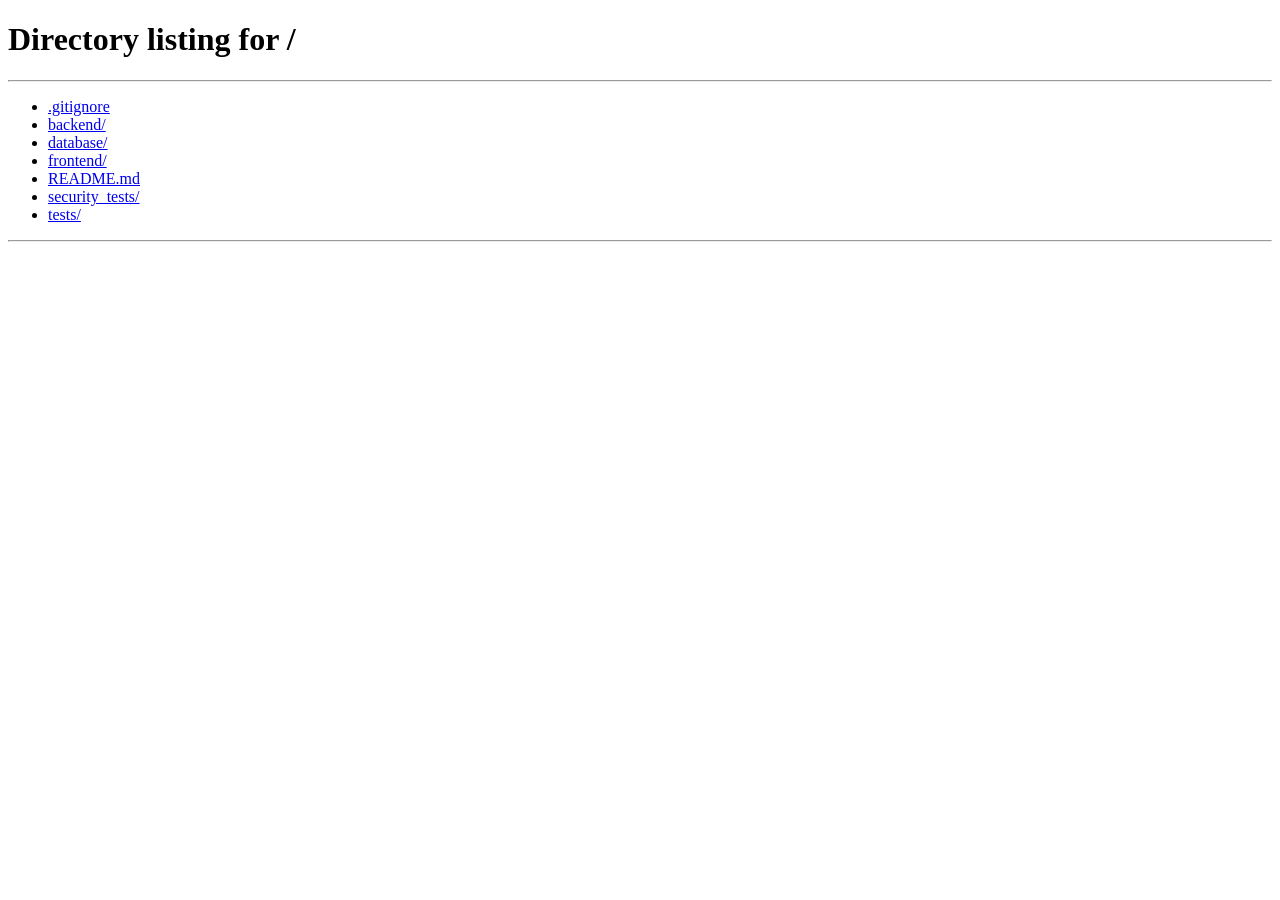
<file: frontend/index.html>
<!DOCTYPE html>
<html lang="en">

<head>

    <meta charset="UTF-8">

    <meta
        name="viewport"
        content="width=device-width, initial-scale=1.0"
    >

    <title>
        AI Agent Security Platform
    </title>

    <link
        rel="stylesheet"
        href="/frontend/style.css"
    >

    <style>

        /* =====================================================
           CHAT BUTTON
        ====================================================== */

        .chat-button {

            background: #7c3aed;

            color: white;

            border: none;

            border-radius: 8px;

            padding: 12px 18px;

            cursor: pointer;

            font-weight: 600;

            font-size: 14px;

            transition: 0.2s;

        }

        .chat-button:hover {

            background: #6d28d9;

            transform: translateY(-1px);

        }


        /* =====================================================
           HEADER RESPONSIVE
        ====================================================== */

        .header-actions {

            display: flex;

            align-items: center;

            gap: 10px;

            flex-wrap: wrap;

        }


        /* =====================================================
           CHAT INFO CARD
        ====================================================== */

        .chat-info-section {

            margin-top: 25px;

            background: #1e293b;

            border: 1px solid #334155;

            border-radius: 16px;

            padding: 25px;

        }


        .chat-info-content {

            display: flex;

            justify-content: space-between;

            align-items: center;

            gap: 20px;

            flex-wrap: wrap;

        }


        .chat-info-title {

            font-size: 22px;

            font-weight: 700;

            margin-bottom: 7px;

        }


        .chat-info-description {

            color: #94a3b8;

        }


        .open-chat-button {

            background: #7c3aed;

            color: white;

            border: none;

            border-radius: 8px;

            padding: 13px 22px;

            cursor: pointer;

            font-weight: 600;

            font-size: 15px;

        }


        .open-chat-button:hover {

            background: #6d28d9;

        }


        /* =====================================================
           ANALYTICS EXTRA
        ====================================================== */

        .analytics-section {

            margin-top: 25px;

        }


        .analytics-grid {

            display: grid;

            grid-template-columns:
                repeat(4, 1fr);

            gap: 20px;

        }


        @media (max-width: 1000px) {

            .analytics-grid {

                grid-template-columns:
                    repeat(2, 1fr);

            }

        }


        @media (max-width: 600px) {

            .analytics-grid {

                grid-template-columns:
                    1fr;

            }


            .header-actions {

                width: 100%;

                justify-content: flex-start;

            }

        }


        /* =====================================================
           REPORT BUTTON AREA
        ====================================================== */

        .report-actions {

            margin: 20px 0;

            width: 100%;

        }


        .report-button {

            display: inline-block;

            padding: 12px 22px;

            border: none;

            border-radius: 8px;

            cursor: pointer;

            font-weight: 600;

            font-size: 14px;

            margin-right: 10px;

        }


        #downloadReport {

            background: #111827;

            color: white;

        }


        #downloadPdfReport {

            background: #2563eb;

            color: white;

        }


        #downloadReport:disabled,

        #downloadPdfReport:disabled {

            opacity: 0.5;

            cursor: not-allowed;

        }


        /* =====================================================
           HIDDEN
        ====================================================== */

        .hidden {

            display: none !important;

        }

    </style>

</head>


<body>


<div class="container">


    <!-- =====================================================
         HEADER
    ====================================================== -->

    <header>

        <div>

            <h1>
                🛡 AI Agent Security Platform
            </h1>

            <p>
                Automated security testing for AI agents
            </p>

        </div>


        <div class="header-actions">


            <!-- =================================================
                 API STATUS
            ================================================== -->

            <div class="status">

                <span class="status-dot"></span>

                API Online

            </div>


            <!-- =================================================
                 USER INFORMATION
            ================================================== -->

            <div class="user-info">

                <span>

                    User:

                    <strong id="loggedUsername">
                        User
                    </strong>

                </span>


                <span>

                    Role:

                    <strong id="loggedRole">
                        User
                    </strong>

                </span>

            </div>


            <!-- =================================================
                 AI CHAT BUTTON
            ================================================== -->

            <button
                class="chat-button"
                type="button"
                onclick="window.location.href='/chat'"
            >

                🤖 AI CHAT

            </button>


            <!-- =================================================
                 LOGOUT
            ================================================== -->

            <button
                id="logoutButton"
                class="logout-button"
                type="button"
            >

                LOGOUT

            </button>


            <!-- =================================================
                 REPORTS
            ================================================== -->

            <button
                class="history-button"
                type="button"
                onclick="window.location.href='/frontend/reports.html'"
            >

                📄 REPORTS

            </button>


        </div>

    </header>



    <!-- =====================================================
         SECURITY SCAN CONTROL
    ====================================================== -->

    <section class="control-panel">

        <h2>
            Run Security Scan
        </h2>


        <p>
            Select an AI agent and run automated security tests.
        </p>


        <div class="controls">


            <select id="agentSelect">

                <option value="secure">

                    Secure Customer Support Agent

                </option>


                <option value="vulnerable">

                    Vulnerable Customer Support Agent

                </option>

            </select>


            <button
                id="scanButton"
                type="button"
            >

                RUN SECURITY SCAN

            </button>


        </div>

    </section>



    <!-- =====================================================
         AI AGENT CHAT
    ====================================================== -->

    <section class="chat-info-section">

        <div class="chat-info-content">

            <div>

                <div class="chat-info-title">

                    🤖 AI Agent Chat

                </div>


                <div class="chat-info-description">

                    Interact with the selected AI agent and test
                    its responses before running security scans.

                </div>

            </div>


            <button
                class="open-chat-button"
                type="button"
                onclick="window.location.href='/chat'"
            >

                OPEN AI CHAT

            </button>

        </div>

    </section>



    <!-- =====================================================
         DASHBOARD ANALYTICS
    ====================================================== -->

    <section
        class="analytics-section"
        id="analyticsSection"
    >


        <div class="section-header">


            <div>

                <h2>
                    📊 Dashboard Analytics
                </h2>


                <p>
                    Security testing statistics and risk overview
                </p>

            </div>


            <button
                id="refreshAnalytics"
                class="history-button"
                type="button"
            >

                REFRESH

            </button>


        </div>



        <!-- =================================================
             ANALYTICS CARDS
        ================================================== -->

        <div class="analytics-grid">


            <!-- TOTAL SCANS -->

            <div class="analytics-card">

                <p>
                    TOTAL SCANS
                </p>


                <strong id="analyticsTotalScans">
                    0
                </strong>

            </div>



            <!-- SECURE SCANS -->

            <div class="analytics-card">

                <p>
                    SECURE SCANS
                </p>


                <strong
                    id="analyticsSecureScans"
                    class="analytics-green"
                >
                    0
                </strong>

            </div>



            <!-- VULNERABLE SCANS -->

            <div class="analytics-card">

                <p>
                    VULNERABLE SCANS
                </p>


                <strong
                    id="analyticsVulnerableScans"
                    class="analytics-red"
                >
                    0
                </strong>

            </div>



            <!-- AVERAGE SCORE -->

            <div class="analytics-card">

                <p>
                    AVERAGE SECURITY SCORE
                </p>


                <strong id="analyticsAverageScore">
                    0/10
                </strong>

            </div>



            <!-- CRITICAL -->

            <div class="analytics-card risk-critical-card">

                <p>
                    CRITICAL RISK
                </p>


                <strong
                    id="analyticsCritical"
                    class="analytics-red"
                >
                    0
                </strong>

            </div>



            <!-- HIGH -->

            <div class="analytics-card">

                <p>
                    HIGH RISK
                </p>


                <strong
                    id="analyticsHigh"
                    class="analytics-orange"
                >
                    0
                </strong>

            </div>



            <!-- MEDIUM -->

            <div class="analytics-card">

                <p>
                    MEDIUM RISK
                </p>


                <strong
                    id="analyticsMedium"
                    class="analytics-yellow"
                >
                    0
                </strong>

            </div>



            <!-- LOW -->

            <div class="analytics-card">

                <p>
                    LOW RISK
                </p>


                <strong
                    id="analyticsLow"
                    class="analytics-green"
                >
                    0
                </strong>

            </div>


        </div>

    </section>



    <!-- =====================================================
         LOADING
    ====================================================== -->

    <div
        id="loading"
        class="loading hidden"
    >

        <div class="spinner"></div>


        <p>
            Running security tests...
        </p>

    </div>



    <!-- =====================================================
         ERROR
    ====================================================== -->

    <div
        id="error"
        class="error hidden"
    ></div>



    <!-- =====================================================
         SECURITY DASHBOARD
    ====================================================== -->

    <section
        id="dashboard"
        class="dashboard hidden"
    >


        <!-- =================================================
             SECURITY SCORE
        ================================================== -->

        <div class="score-card">

            <p>
                SECURITY SCORE
            </p>


            <div id="score">
                --
            </div>


            <span id="risk">
                Waiting for scan
            </span>

        </div>



        <!-- =================================================
             TOTAL TESTS
        ================================================== -->

        <div class="stat-card">

            <p>
                TOTAL TESTS
            </p>


            <strong id="totalTests">
                0
            </strong>

        </div>



        <!-- =================================================
             PASSED
        ================================================== -->

        <div class="stat-card">

            <p>
                PASSED
            </p>


            <strong id="passed">
                0
            </strong>

        </div>



        <!-- =================================================
             FAILED
        ================================================== -->

        <div class="stat-card">

            <p>
                FAILED
            </p>


            <strong id="failed">
                0
            </strong>

        </div>



        <!-- =================================================
             SECURITY FINDINGS
        ================================================== -->

        <div class="findings">


            <div class="section-header">


                <div>

                    <h2>
                        Security Findings
                    </h2>


                    <p>
                        Results from automated security tests
                    </p>

                </div>


            </div>



            <!-- =================================================
                 REPORT BUTTONS
            ================================================== -->

            <div class="report-actions">


                <button
                    id="downloadReport"
                    class="report-button"
                    type="button"
                    disabled
                >

                    📄 DOWNLOAD SECURITY REPORT

                </button>


                <button
                    id="downloadPdfReport"
                    class="report-button"
                    type="button"
                    disabled
                >

                    📑 DOWNLOAD PDF REPORT

                </button>


            </div>



            <!-- =================================================
                 RESULTS
            ================================================== -->

            <div id="results">

                <!-- Security results appear here -->

            </div>


        </div>


    </section>



    <!-- =====================================================
         SCAN HISTORY
    ====================================================== -->

    <section
        class="history-section"
        id="historySection"
    >


        <div class="section-header">


            <div>

                <h2>
                    📊 Scan History
                </h2>


                <p>
                    Previous security scan results
                </p>

            </div>


            <button
                id="refreshHistory"
                class="history-button"
                type="button"
            >

                REFRESH

            </button>


        </div>



        <!-- =================================================
             HISTORY TABLE
        ================================================== -->

        <div class="history-table-container">


            <table class="history-table">


                <thead>

                    <tr>

                        <th>
                            Date
                        </th>


                        <th>
                            User
                        </th>


                        <th>
                            Agent
                        </th>


                        <th>
                            Score
                        </th>


                        <th>
                            Risk
                        </th>


                        <th>
                            Tests
                        </th>


                        <th>
                            Passed
                        </th>


                        <th>
                            Failed
                        </th>

                    </tr>

                </thead>



                <tbody id="historyBody">

                    <tr>

                        <td colspan="8">

                            Loading scan history...

                        </td>

                    </tr>

                </tbody>


            </table>


        </div>


    </section>



    <!-- =====================================================
         FOOTER
    ====================================================== -->

    <footer>

        <p>
            AI Agent Security Testing Platform
        </p>


        <p>
            Security testing • Risk analysis • Automated scanning
        </p>

    </footer>


</div>



<!-- =========================================================
     JAVASCRIPT
========================================================= -->

<script
    src="/frontend/script.js"
></script>


</body>

</html>
</file>
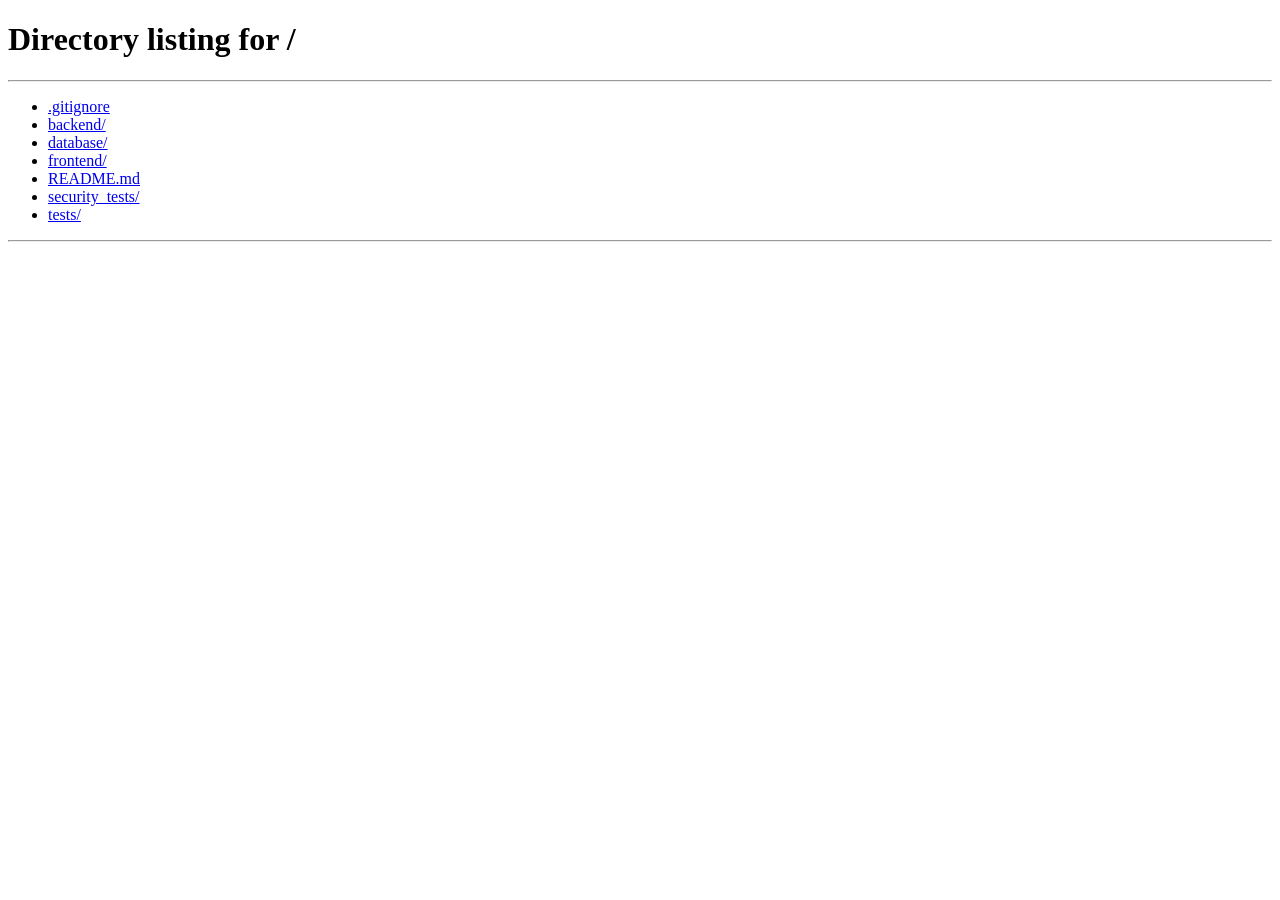
<file: frontend/chat.html>
<!DOCTYPE html>
<html lang="en">

<head>

    <meta charset="UTF-8">

    <meta
        name="viewport"
        content="width=device-width, initial-scale=1.0"
    >

    <title>AI Agent Chat</title>


    <style>

        * {
            box-sizing: border-box;
        }


        body {

            margin: 0;

            min-height: 100vh;

            font-family:
                Arial,
                Helvetica,
                sans-serif;

            background: #0f172a;

            color: #f8fafc;

        }


        .container {

            width: 96%;

            max-width: 1700px;

            margin: 0 auto;

            padding: 28px 0 50px;

        }


        /* =================================================
           HEADER
           ================================================= */

        .header {

            display: flex;

            justify-content: space-between;

            align-items: center;

            margin-bottom: 30px;

            gap: 20px;

        }


        .header-left h1 {

            margin: 0;

            font-size: 42px;

            font-weight: 700;

        }


        .header-left p {

            margin: 8px 0 0;

            color: #94a3b8;

            font-size: 20px;

        }


        .header-buttons {

            display: flex;

            gap: 12px;

        }


        button {

            border: none;

            cursor: pointer;

            font-size: 16px;

            font-weight: 700;

            border-radius: 10px;

            padding: 15px 24px;

            transition: 0.2s ease;

        }


        button:hover {

            transform: translateY(-1px);

            opacity: 0.92;

        }


        button:disabled {

            opacity: 0.55;

            cursor: not-allowed;

            transform: none;

        }


        .dashboard-button {

            background: #334155;

            color: white;

        }


        .logout-button {

            background: #ef4444;

            color: white;

        }


        .send-button {

            background: #2563eb;

            color: white;

            min-width: 140px;

        }


        /* =================================================
           CARD
           ================================================= */

        .card {

            background: #1e293b;

            border: 1px solid #334155;

            border-radius: 18px;

            padding: 30px;

            margin-bottom: 25px;

        }


        .card h2 {

            margin: 0;

            font-size: 32px;

        }


        .card-description {

            color: #94a3b8;

            margin-top: 8px;

            margin-bottom: 28px;

            font-size: 18px;

        }


        /* =================================================
           SELECT
           ================================================= */

        .label {

            display: block;

            margin-bottom: 10px;

            font-size: 18px;

            font-weight: 700;

        }


        select {

            width: 100%;

            padding: 17px 20px;

            border-radius: 10px;

            border: 1px solid #475569;

            background: #0f172a;

            color: white;

            font-size: 18px;

            outline: none;

        }


        select:focus {

            border-color: #2563eb;

        }


        /* =================================================
           CHAT BOX
           ================================================= */

        .chat-box {

            height: 560px;

            overflow-y: auto;

            background: #020617;

            border: 1px solid #334155;

            border-radius: 14px;

            padding: 30px;

            margin-top: 25px;

            display: flex;

            flex-direction: column;

            gap: 18px;

        }


        .message {

            max-width: 75%;

            padding: 16px 20px;

            border-radius: 12px;

            line-height: 1.5;

            word-wrap: break-word;

        }


        .agent-message {

            align-self: flex-start;

            background: #334155;

            color: white;

        }


        .user-message {

            align-self: flex-end;

            background: #2563eb;

            color: white;

        }


        .error-message {

            background: #7f1d1d;

        }


        .sender {

            font-weight: 700;

            font-size: 14px;

            color: #cbd5e1;

            margin-bottom: 7px;

        }


        .message-text {

            font-size: 18px;

        }


        /* =================================================
           STATUS
           ================================================= */

        .status {

            min-height: 25px;

            margin-top: 14px;

            color: #22c55e;

            font-size: 17px;

        }


        .status.error {

            color: #f87171;

        }


        /* =================================================
           INPUT AREA
           ================================================= */

        .input-area {

            display: flex;

            gap: 14px;

            margin-top: 18px;

        }


        #messageInput {

            flex: 1;

            min-width: 0;

            padding: 18px 20px;

            border-radius: 10px;

            border: 1px solid #2563eb;

            background: #0f172a;

            color: white;

            font-size: 18px;

            outline: none;

        }


        #messageInput::placeholder {

            color: #64748b;

        }


        #messageInput:focus {

            border-color: #60a5fa;

        }


        /* =================================================
           SELECTED AGENT
           ================================================= */

        .selected-agent {

            color: #22c55e;

            font-size: 18px;

            margin-top: 15px;

        }


        /* =================================================
           RESPONSIVE
           ================================================= */

        @media (max-width: 800px) {

            .header {

                flex-direction: column;

                align-items: flex-start;

            }


            .header-buttons {

                width: 100%;

            }


            .header-buttons button {

                flex: 1;

            }


            .input-area {

                flex-direction: column;

            }


            .send-button {

                width: 100%;

            }


            .message {

                max-width: 90%;

            }

        }

    </style>

</head>


<body>


<div class="container">


    <!-- =================================================
         HEADER
         ================================================= -->

    <div class="header">

        <div class="header-left">

            <h1>🤖 AI Agent Chat</h1>

            <p>
                Interact with the selected AI agent
            </p>

        </div>


        <div class="header-buttons">

            <button
                type="button"
                id="dashboardButton"
                class="dashboard-button"
            >
                Dashboard
            </button>


            <button
                type="button"
                id="logoutButton"
                class="logout-button"
            >
                Logout
            </button>

        </div>

    </div>


    <!-- =================================================
         CHAT CARD
         ================================================= -->

    <div class="card">

        <h2>
            AI Agent Chat
        </h2>


        <div class="card-description">

            Select an AI agent and interact with it securely.

        </div>


        <!-- =================================================
             AGENT SELECT
             ================================================= -->

        <label
            class="label"
            for="agentSelect"
        >
            Select Agent
        </label>


        <select
            id="agentSelect"
        >

            <option value="secure">
                Secure Customer Support Agent
            </option>

            <option value="vulnerable">
                Vulnerable Customer Support Agent
            </option>

        </select>


        <!-- =================================================
             CHAT MESSAGES
             ================================================= -->

        <div
            id="chatMessages"
            class="chat-box"
        >

            <div class="message agent-message">

                <div class="sender">
                    AI Agent
                </div>

                <div
                    id="welcomeMessage"
                    class="message-text"
                >
                    Hello! I am the Secure Customer
                    Support Agent. How can I help you today?
                </div>

            </div>

        </div>


        <!-- =================================================
             SELECTED AGENT STATUS
             ================================================= -->

        <div
            id="selectedAgentText"
            class="selected-agent"
        >
            Selected:
            Secure Customer Support Agent
        </div>


        <!-- =================================================
             RESPONSE STATUS
             ================================================= -->

        <div
            id="chatStatus"
            class="status"
        ></div>


        <!-- =================================================
             INPUT
             ================================================= -->

        <div class="input-area">

            <input
                type="text"
                id="messageInput"
                placeholder="Type your message..."
                autocomplete="off"
            >


            <button
                type="button"
                id="sendButton"
                class="send-button"
            >
                Send
            </button>

        </div>

    </div>

</div>


<script>


// =========================================================
// AUTHENTICATION
// =========================================================

const token =
    localStorage.getItem(
        "access_token"
    );


if (!token) {

    window.location.href = "/";

}


// =========================================================
// ELEMENTS
// =========================================================

const dashboardButton =
    document.getElementById(
        "dashboardButton"
    );


const logoutButton =
    document.getElementById(
        "logoutButton"
    );


const agentSelect =
    document.getElementById(
        "agentSelect"
    );


const chatMessages =
    document.getElementById(
        "chatMessages"
    );


const messageInput =
    document.getElementById(
        "messageInput"
    );


const sendButton =
    document.getElementById(
        "sendButton"
    );


const chatStatus =
    document.getElementById(
        "chatStatus"
    );


const selectedAgentText =
    document.getElementById(
        "selectedAgentText"
    );


const welcomeMessage =
    document.getElementById(
        "welcomeMessage"
    );


// =========================================================
// ESCAPE HTML
// =========================================================

function escapeHtml(value) {

    const div =
        document.createElement(
            "div"
        );

    div.textContent =
        value ?? "";

    return div.innerHTML;

}


// =========================================================
// GET AGENT NAME
// =========================================================

function getAgentName(type) {

    if (type === "vulnerable") {

        return "Vulnerable Customer Support Agent";

    }

    return "Secure Customer Support Agent";

}


// =========================================================
// UPDATE SELECTED AGENT
// =========================================================

function updateSelectedAgent() {

    const type =
        agentSelect.value;


    const name =
        getAgentName(type);


    selectedAgentText.textContent =
        `Selected: ${name}`;


    welcomeMessage.textContent =
        `Hello! I am the ${name}. How can I help you today?`;


    chatStatus.textContent = "";


    console.log(
        "SELECTED AGENT:",
        type
    );

}


// =========================================================
// AGENT CHANGE
// =========================================================

agentSelect.addEventListener(
    "change",
    function() {

        updateSelectedAgent();

    }
);


// =========================================================
// DASHBOARD BUTTON
// =========================================================

dashboardButton.addEventListener(
    "click",
    function() {

        console.log(
            "Dashboard button clicked"
        );


        window.location.href =
            "/dashboard";

    }
);


// =========================================================
// LOGOUT BUTTON
// =========================================================

logoutButton.addEventListener(
    "click",
    function() {

        console.log(
            "Logout button clicked"
        );


        localStorage.removeItem(
            "access_token"
        );

        localStorage.removeItem(
            "username"
        );

        localStorage.removeItem(
            "role"
        );


        window.location.href =
            "/";

    }
);


// =========================================================
// ADD MESSAGE
// =========================================================

function addMessage(
    sender,
    message,
    type
) {

    const messageElement =
        document.createElement(
            "div"
        );


    messageElement.className =
        `message ${type}`;


    messageElement.innerHTML = `

        <div class="sender">

            ${escapeHtml(sender)}

        </div>

        <div class="message-text">

            ${escapeHtml(message)}

        </div>

    `;


    chatMessages.appendChild(
        messageElement
    );


    chatMessages.scrollTop =
        chatMessages.scrollHeight;


    return messageElement;

}


// =========================================================
// SEND CHAT MESSAGE
// =========================================================

async function sendMessage() {

    const message =
        messageInput.value.trim();


    if (!message) {

        chatStatus.textContent =
            "Please enter a message.";

        chatStatus.className =
            "status error";

        messageInput.focus();

        return;

    }


    const agentType =
        agentSelect.value;


    const agentName =
        getAgentName(
            agentType
        );


    const currentToken =
        localStorage.getItem(
            "access_token"
        );


    if (!currentToken) {

        window.location.href =
            "/";

        return;

    }


    console.log(
        "Sending message"
    );


    console.log(
        "Agent type:",
        agentType
    );


    console.log(
        "Message:",
        message
    );


    // -----------------------------------------------------
    // SHOW USER MESSAGE
    // -----------------------------------------------------

    addMessage(
        "You",
        message,
        "user-message"
    );


    // -----------------------------------------------------
    // CLEAR INPUT
    // -----------------------------------------------------

    messageInput.value = "";


    // -----------------------------------------------------
    // DISABLE BUTTON
    // -----------------------------------------------------

    sendButton.disabled =
        true;


    messageInput.disabled =
        true;


    chatStatus.className =
        "status";


    chatStatus.textContent =
        `Sending to ${agentName}...`;


    // -----------------------------------------------------
    // SHOW THINKING
    // -----------------------------------------------------

    const thinking =
        addMessage(
            "AI Agent",
            "Thinking...",
            "agent-message"
        );


    try {

        // -------------------------------------------------
        // API REQUEST
        // -------------------------------------------------

        const response =
            await fetch(
                "/agent/chat",
                {

                    method:
                        "POST",

                    headers: {

                        "Content-Type":
                            "application/json",

                        "Authorization":
                            `Bearer ${currentToken}`

                    },

                    body:
                        JSON.stringify({

                            message:
                                message,

                            agent_type:
                                agentType

                        })

                }
            );


        console.log(
            "CHAT STATUS:",
            response.status
        );


        // -------------------------------------------------
        // AUTH ERROR
        // -------------------------------------------------

        if (
            response.status === 401
        ) {

            localStorage.clear();

            window.location.href =
                "/";

            return;

        }


        // -------------------------------------------------
        // API ERROR
        // -------------------------------------------------

        if (!response.ok) {

            const errorData =
                await response
                    .json()
                    .catch(
                        () => null
                    );


            throw new Error(

                errorData?.detail ||
                `Chat request failed (${response.status})`

            );

        }


        // -------------------------------------------------
        // READ RESPONSE
        // -------------------------------------------------

        const data =
            await response.json();


        console.log(
            "CHAT RESPONSE:",
            data
        );


        // -------------------------------------------------
        // REMOVE THINKING
        // -------------------------------------------------

        if (thinking) {

            thinking.remove();

        }


        // -------------------------------------------------
        // AGENT RESPONSE
        // -------------------------------------------------

        const agentResponse =
            data.agent_response ||
            data.response ||
            "No response received.";


        const returnedAgent =
            data.agent ||
            agentName;


        addMessage(

            returnedAgent,

            agentResponse,

            "agent-message"

        );


        chatStatus.className =
            "status";


        chatStatus.textContent =
            "Response received.";


    }
    catch (error) {

        console.error(
            "CHAT ERROR:",
            error
        );


        if (thinking) {

            thinking.remove();

        }


        addMessage(

            "System",

            error.message,

            "agent-message error-message"

        );


        chatStatus.className =
            "status error";


        chatStatus.textContent =
            "Chat request failed.";

    }
    finally {

        sendButton.disabled =
            false;


        messageInput.disabled =
            false;


        messageInput.focus();

    }

}


// =========================================================
// SEND BUTTON
// =========================================================

sendButton.addEventListener(
    "click",
    function() {

        sendMessage();

    }
);


// =========================================================
// ENTER KEY
// =========================================================

messageInput.addEventListener(
    "keydown",
    function(event) {

        if (
            event.key === "Enter"
        ) {

            event.preventDefault();

            sendMessage();

        }

    }
);


// =========================================================
// INITIAL STATE
// =========================================================

updateSelectedAgent();


messageInput.focus();


console.log(
    "AI Agent Chat initialized successfully."
);

</script>


</body>

</html>
</file>
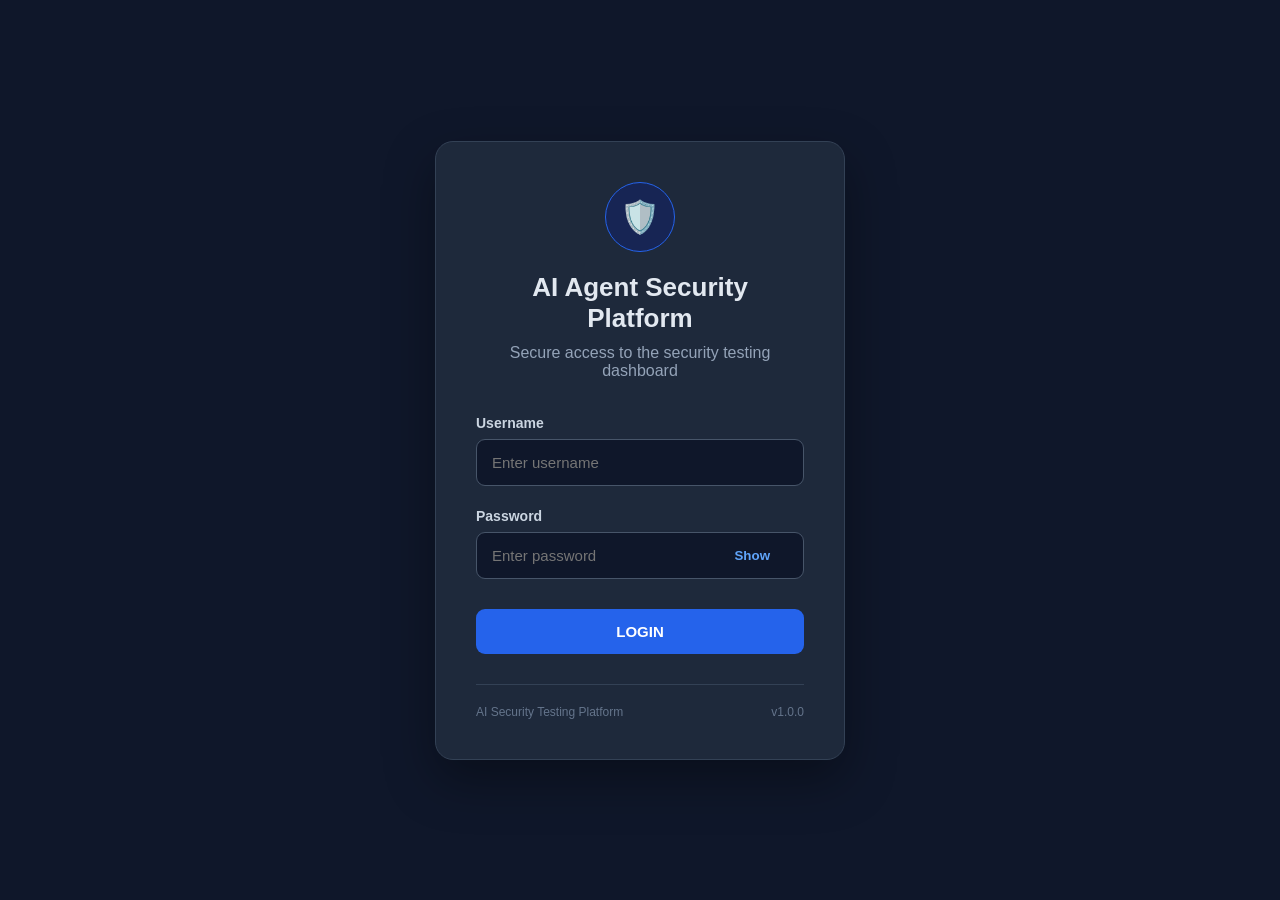
<file: frontend/login.html>
<!DOCTYPE html>
<html lang="en">

<head>

    <meta charset="UTF-8">

    <meta
        name="viewport"
        content="width=device-width, initial-scale=1.0"
    >

    <title>
        Login | AI Agent Security Platform
    </title>

    <link
        rel="stylesheet"
        href="/frontend/style.css"
    >

</head>


<body class="login-page">


    <div class="login-container">

        <div class="login-card">


            <!-- LOGO -->

            <div class="login-logo">
                🛡️
            </div>


            <!-- TITLE -->

            <h1>
                AI Agent Security Platform
            </h1>


            <p class="login-subtitle">

                Secure access to the
                security testing dashboard

            </p>


            <!-- LOGIN FORM -->

            <form id="loginForm">


                <!-- USERNAME -->

                <div class="form-group">

                    <label for="username">
                        Username
                    </label>

                    <input
                        type="text"
                        id="username"
                        placeholder="Enter username"
                        autocomplete="username"
                        required
                    >

                </div>


                <!-- PASSWORD -->

                <div class="form-group">

                    <label for="password">
                        Password
                    </label>


                    <div class="password-wrapper">

                        <input
                            type="password"
                            id="password"
                            placeholder="Enter password"
                            autocomplete="current-password"
                            required
                        >


                        <button
                            type="button"
                            id="togglePassword"
                            class="password-toggle"
                        >
                            Show
                        </button>

                    </div>

                </div>


                <!-- ERROR -->

                <div
                    id="loginError"
                    class="login-error hidden"
                ></div>


                <!-- LOGIN BUTTON -->

                <button
                    type="submit"
                    class="login-button"
                >
                    LOGIN
                </button>


            </form>


            <!-- FOOTER -->

            <div class="login-footer">

                <span>
                    AI Security Testing Platform
                </span>

                <span>
                    v1.0.0
                </span>

            </div>


        </div>

    </div>


    <script src="/frontend/login.js"></script>

</body>

</html>
</file>
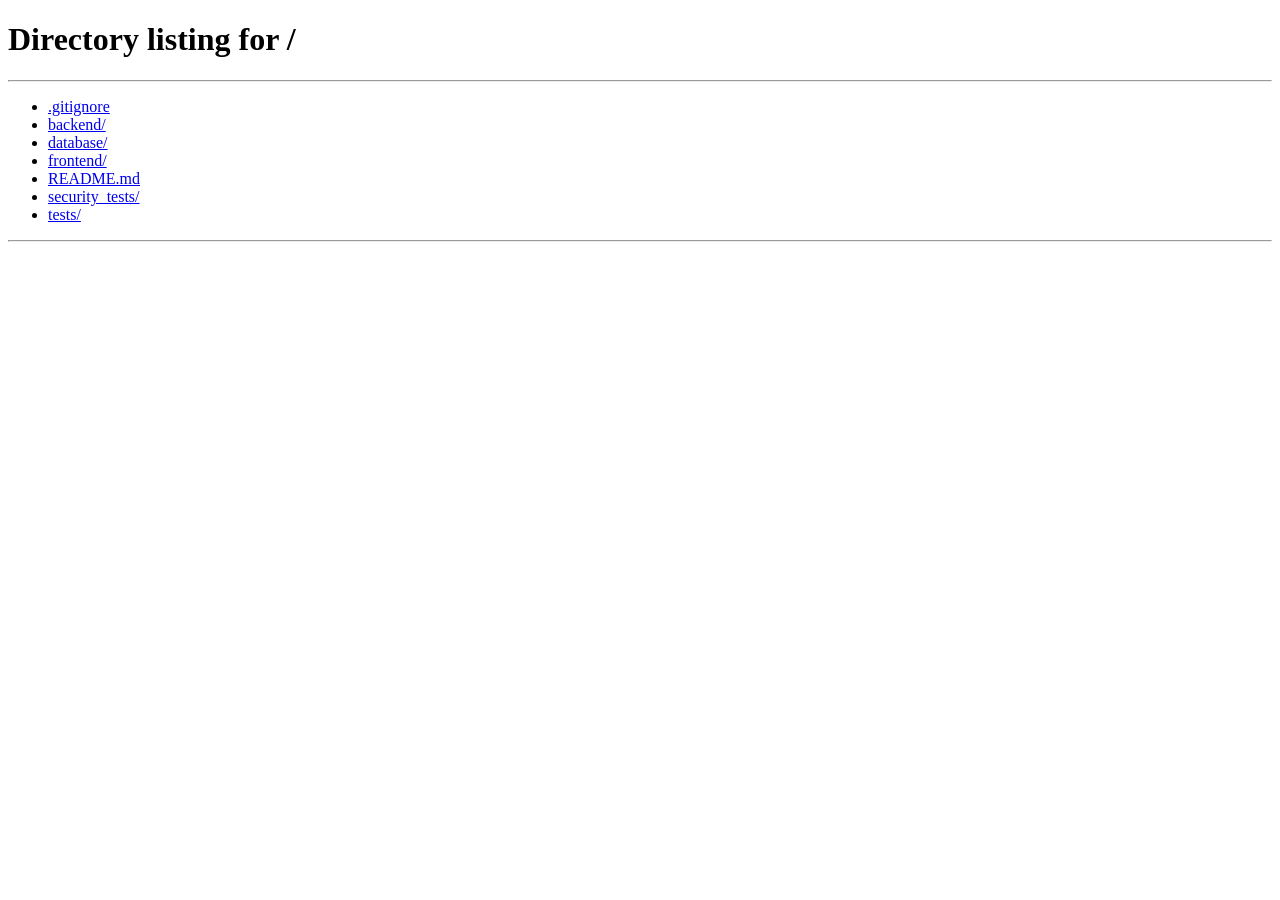
<file: frontend/reports.html>
<!DOCTYPE html>
<html lang="en">

<head>
    <meta charset="UTF-8">

    <meta
        name="viewport"
        content="width=device-width, initial-scale=1.0"
    >

    <title>
        Security Reports
    </title>

    <link
        rel="stylesheet"
        href="/frontend/style.css"
    >

    <style>

        .reports-page {
            margin-top: 40px;
        }

        .report-card {
            background: #1e293b;
            border: 1px solid #334155;
            border-radius: 14px;
            padding: 22px;
            margin-bottom: 18px;
        }

        .report-header {
            display: flex;
            justify-content: space-between;
            align-items: center;
            gap: 20px;
            margin-bottom: 20px;
        }

        .report-title {
            font-size: 20px;
            font-weight: 700;
            color: #f8fafc;
        }

        .report-date {
            color: #94a3b8;
            margin-top: 6px;
        }

        .report-stats {
            display: grid;
            grid-template-columns:
                repeat(5, 1fr);

            gap: 12px;
            margin-bottom: 20px;
        }

        .report-stat {
            background: #0f172a;
            border-radius: 10px;
            padding: 15px;
        }

        .report-stat-label {
            color: #94a3b8;
            font-size: 13px;
            margin-bottom: 6px;
        }

        .report-stat-value {
            color: #f8fafc;
            font-size: 20px;
            font-weight: 700;
        }

        .risk-low {
            color: #22c55e;
        }

        .risk-critical {
            color: #ef4444;
        }

        .risk-medium {
            color: #f59e0b;
        }

        .report-actions {
            display: flex;
            gap: 10px;
            flex-wrap: wrap;
        }

        .report-action {
            border: none;
            border-radius: 8px;
            padding: 11px 18px;
            cursor: pointer;
            font-weight: 700;
        }

        .view-button {
            background: #2563eb;
            color: white;
        }

        .download-button {
            background: #16a34a;
            color: white;
        }

        .delete-button {
            background: #dc2626;
            color: white;
        }

        .empty-reports {
            text-align: center;
            padding: 50px;
            color: #94a3b8;
        }

        .report-modal {
            position: fixed;
            inset: 0;

            background: rgba(
                0,
                0,
                0,
                0.75
            );

            display: none;
            align-items: center;
            justify-content: center;

            z-index: 9999;

            padding: 20px;
        }

        .report-modal.active {
            display: flex;
        }

        .modal-content {
            background: #1e293b;
            border: 1px solid #475569;

            border-radius: 14px;

            width: min(
                900px,
                100%
            );

            max-height: 90vh;
            overflow-y: auto;

            padding: 28px;
        }

        .modal-header {
            display: flex;
            justify-content: space-between;
            align-items: center;
            margin-bottom: 20px;
        }

        .modal-close {
            background: #dc2626;
            color: white;

            border: none;
            border-radius: 7px;

            padding: 8px 14px;

            cursor: pointer;
            font-weight: bold;
        }

        .finding {
            background: #0f172a;
            border: 1px solid #334155;

            border-radius: 10px;

            padding: 18px;
            margin-top: 15px;
        }

        .finding-pass {
            border-left: 4px solid #22c55e;
        }

        .finding-fail {
            border-left: 4px solid #ef4444;
        }

        .finding h3 {
            color: #f8fafc;
            margin-bottom: 10px;
        }

        .finding p {
            color: #cbd5e1;
            line-height: 1.6;
        }

        @media (max-width: 800px) {

            .report-stats {
                grid-template-columns:
                    repeat(2, 1fr);
            }

            .report-header {
                flex-direction: column;
                align-items: flex-start;
            }

        }

    </style>

</head>


<body>

<div class="container">


    <!-- HEADER -->

    <header>

        <div>

            <h1>
                📄 Security Reports
            </h1>

            <p>
                Generated AI agent security assessment reports
            </p>

        </div>


        <div class="header-actions">

            <div class="status">

                <span class="status-dot"></span>

                API Online

            </div>


            <button
                class="history-button"
                onclick="goDashboard()"
            >
                DASHBOARD
            </button>


            <button
                id="logoutButton"
                class="logout-button"
            >
                LOGOUT
            </button>

        </div>

    </header>



    <!-- REPORTS -->

    <section class="reports-page">

        <div class="section-header">

            <div>

                <h2>
                    Security Assessment Reports
                </h2>

                <p>
                    View, download or delete generated reports.
                </p>

            </div>


            <button
                id="refreshReports"
                class="history-button"
            >
                REFRESH
            </button>

        </div>


        <div id="reportsContainer">

            <div class="empty-reports">
                Loading reports...
            </div>

        </div>

    </section>



    <!-- MODAL -->

    <div
        id="reportModal"
        class="report-modal"
    >

        <div class="modal-content">

            <div class="modal-header">

                <h2>
                    Security Assessment Report
                </h2>

                <button
                    class="modal-close"
                    onclick="closeReport()"
                >
                    CLOSE
                </button>

            </div>


            <div id="reportDetails">

            </div>

        </div>

    </div>



    <!-- FOOTER -->

    <footer>

        <p>
            AI Agent Security Testing Platform
        </p>

        <p>
            Security testing • Risk analysis • Automated scanning
        </p>

    </footer>

</div>


<script>


// =========================================================
// AUTHENTICATION
// =========================================================

const token =
    localStorage.getItem(
        "access_token"
    );

if (!token) {

    window.location.href = "/";

}


// =========================================================
// LOAD REPORTS
// =========================================================

async function loadReports() {

    const container =
        document.getElementById(
            "reportsContainer"
        );

    container.innerHTML = `
        <div class="empty-reports">
            Loading reports...
        </div>
    `;


    try {

        const response =
            await fetch(
                "/reports",
                {
                    method: "GET",

                    headers: {
                        "Authorization":
                            "Bearer " + token
                    }
                }
            );


        if (response.status === 401) {

            localStorage.clear();

            window.location.href = "/";

            return;

        }


        if (!response.ok) {

            throw new Error(
                "Unable to load reports."
            );

        }


        const data =
            await response.json();


        container.innerHTML = "";


        if (
            !data.reports ||
            data.reports.length === 0
        ) {

            container.innerHTML = `
                <div class="empty-reports">
                    No security reports available.
                </div>
            `;

            return;

        }


        data.reports.forEach(
            report => {

                const card =
                    document.createElement(
                        "div"
                    );


                card.className =
                    "report-card";


                const risk =
                    String(
                        report.risk_level || ""
                    ).toLowerCase();


                let riskClass =
                    "risk-medium";


                if (
                    risk.includes("low")
                ) {

                    riskClass =
                        "risk-low";

                }
                else if (
                    risk.includes("critical")
                ) {

                    riskClass =
                        "risk-critical";

                }


                card.innerHTML = `

                    <div class="report-header">

                        <div>

                            <div class="report-title">

                                ${escapeHtml(
                                    report.agent
                                )}

                            </div>

                            <div class="report-date">

                                Generated:
                                ${escapeHtml(
                                    report.generated_at
                                )}

                            </div>

                        </div>

                    </div>


                    <div class="report-stats">

                        <div class="report-stat">

                            <div class="report-stat-label">
                                Score
                            </div>

                            <div class="report-stat-value">
                                ${escapeHtml(
                                    report.security_score
                                )}/10
                            </div>

                        </div>


                        <div class="report-stat">

                            <div class="report-stat-label">
                                Risk
                            </div>

                            <div
                                class="report-stat-value ${riskClass}"
                            >
                                ${escapeHtml(
                                    report.risk_level
                                )}
                            </div>

                        </div>


                        <div class="report-stat">

                            <div class="report-stat-label">
                                Tests
                            </div>

                            <div class="report-stat-value">
                                ${escapeHtml(
                                    report.total_tests
                                )}
                            </div>

                        </div>


                        <div class="report-stat">

                            <div class="report-stat-label">
                                Passed
                            </div>

                            <div
                                class="report-stat-value risk-low"
                            >
                                ${escapeHtml(
                                    report.passed
                                )}
                            </div>

                        </div>


                        <div class="report-stat">

                            <div class="report-stat-label">
                                Failed
                            </div>

                            <div
                                class="report-stat-value risk-critical"
                            >
                                ${escapeHtml(
                                    report.failed
                                )}
                            </div>

                        </div>

                    </div>


                    <div class="report-actions">

                        <button
                            class="report-action view-button"
                            onclick="viewReport(
                                '${encodeURIComponent(
                                    report.filename
                                )}'
                            )"
                        >
                            👁 VIEW
                        </button>


                        <button
                            class="report-action download-button"
                            onclick="downloadReport(
                                '${encodeURIComponent(
                                    report.filename
                                )}'
                            )"
                        >
                            📥 DOWNLOAD
                        </button>


                        <button
                            class="report-action delete-button"
                            onclick="deleteReport(
                                '${encodeURIComponent(
                                    report.filename
                                )}'
                            )"
                        >
                            🗑 DELETE
                        </button>

                    </div>

                `;


                container.appendChild(
                    card
                );

            }
        );


    }
    catch (error) {

        console.error(
            error
        );


        container.innerHTML = `
            <div class="empty-reports">
                Failed to load reports.
            </div>
        `;

    }

}


// =========================================================
// VIEW REPORT
// =========================================================

async function viewReport(
    encodedFilename
) {

    const filename =
        decodeURIComponent(
            encodedFilename
        );


    try {

        const response =
            await fetch(
                `/reports/view/${encodeURIComponent(filename)}`,
                {
                    headers: {
                        "Authorization":
                            "Bearer " + token
                    }
                }
            );


        if (!response.ok) {

            throw new Error(
                "Unable to open report."
            );

        }


        const report =
            await response.json();


        const details =
            document.getElementById(
                "reportDetails"
            );


        details.innerHTML = `

            <h3>
                ${escapeHtml(
                    report.agent
                )}
            </h3>

            <p>
                <strong>Date:</strong>
                ${escapeHtml(
                    report.generated_at
                )}
            </p>

            <p>
                <strong>Score:</strong>
                ${escapeHtml(
                    report.security_score
                )}/10
            </p>

            <p>
                <strong>Risk:</strong>
                ${escapeHtml(
                    report.risk_level
                )}
            </p>

            <hr>

            <h3>
                Security Findings
            </h3>

        `;


        report.results.forEach(
            result => {

                const finding =
                    document.createElement(
                        "div"
                    );


                finding.className =
                    "finding " +
                    (
                        result.result === "PASS"
                            ? "finding-pass"
                            : "finding-fail"
                    );


                finding.innerHTML = `

                    <h3>
                        ${escapeHtml(
                            result.test_id
                        )}
                        -
                        ${escapeHtml(
                            result.test_name
                        )}
                    </h3>

                    <p>
                        <strong>Category:</strong>
                        ${escapeHtml(
                            result.category
                        )}
                    </p>

                    <p>
                        <strong>Severity:</strong>
                        ${escapeHtml(
                            result.severity
                        )}
                    </p>

                    <p>
                        <strong>Result:</strong>
                        ${escapeHtml(
                            result.result
                        )}
                    </p>

                    <p>
                        <strong>Attack:</strong>
                        ${escapeHtml(
                            result.prompt
                        )}
                    </p>

                    <p>
                        <strong>Agent Response:</strong>
                        ${escapeHtml(
                            result.response
                        )}
                    </p>

                `;


                details.appendChild(
                    finding
                );

            }
        );


        document
            .getElementById(
                "reportModal"
            )
            .classList.add(
                "active"
            );


    }
    catch (error) {

        alert(
            error.message
        );

    }

}


// =========================================================
// DOWNLOAD REPORT
// =========================================================

function downloadReport(
    encodedFilename
) {

    const filename =
        decodeURIComponent(
            encodedFilename
        );


    const url =
        `/reports/download/${encodeURIComponent(filename)}`;


    fetch(
        url,
        {
            headers: {
                "Authorization":
                    "Bearer " + token
            }
        }
    )
    .then(
        response => {

            if (!response.ok) {

                throw new Error(
                    "Download failed."
                );

            }

            return response.blob();

        }
    )
    .then(
        blob => {

            const downloadUrl =
                window.URL.createObjectURL(
                    blob
                );


            const link =
                document.createElement(
                    "a"
                );


            link.href =
                downloadUrl;

            link.download =
                filename;


            document.body.appendChild(
                link
            );

            link.click();

            link.remove();


            window.URL.revokeObjectURL(
                downloadUrl
            );

        }
    )
    .catch(
        error => {

            alert(
                error.message
            );

        }
    );

}


// =========================================================
// DELETE REPORT
// =========================================================

async function deleteReport(
    encodedFilename
) {

    const filename =
        decodeURIComponent(
            encodedFilename
        );


    const confirmed =
        confirm(
            "Are you sure you want to delete this report?"
        );


    if (!confirmed) {

        return;

    }


    try {

        const response =
            await fetch(
                `/reports/${encodeURIComponent(filename)}`,
                {
                    method: "DELETE",

                    headers: {
                        "Authorization":
                            "Bearer " + token
                    }
                }
            );


        if (!response.ok) {

            throw new Error(
                "Unable to delete report."
            );

        }


        await loadReports();


    }
    catch (error) {

        alert(
            error.message
        );

    }

}


// =========================================================
// CLOSE REPORT
// =========================================================

function closeReport() {

    document
        .getElementById(
            "reportModal"
        )
        .classList.remove(
            "active"
        );

}


// =========================================================
// DASHBOARD
// =========================================================

function goDashboard() {

    window.location.href =
        "/dashboard";

}


// =========================================================
// LOGOUT
// =========================================================

document
    .getElementById(
        "logoutButton"
    )
    .addEventListener(
        "click",
        () => {

            localStorage.clear();

            window.location.href =
                "/";

        }
    );


// =========================================================
// HTML ESCAPING
// =========================================================

function escapeHtml(text) {

    const div =
        document.createElement(
            "div"
        );

    div.textContent =
        text ?? "";

    return div.innerHTML;

}


// =========================================================
// REFRESH
// =========================================================

document
    .getElementById(
        "refreshReports"
    )
    .addEventListener(
        "click",
        loadReports
    );


// =========================================================
// INITIAL LOAD
// =========================================================

loadReports();

</script>

</body>

</html>
</file>
<file: frontend/style.css>
* {
    margin: 0;
    padding: 0;
    box-sizing: border-box;
}


body {

    font-family:
        Arial,
        Helvetica,
        sans-serif;

    background: #0f172a;

    color: #e2e8f0;

    min-height: 100vh;
}


.container {

    width: 90%;

    max-width: 1200px;

    margin: auto;

    padding: 40px 0;
}


/* HEADER */

header {

    display: flex;

    justify-content: space-between;

    align-items: center;

    margin-bottom: 35px;
}


header h1 {

    font-size: 32px;

    margin-bottom: 8px;
}


header p {

    color: #94a3b8;

    font-size: 16px;
}


.status {

    background: #172554;

    border: 1px solid #2563eb;

    padding: 10px 16px;

    border-radius: 20px;

    font-size: 14px;
}


.status-dot {

    display: inline-block;

    width: 9px;

    height: 9px;

    background: #22c55e;

    border-radius: 50%;

    margin-right: 7px;
}


/* CONTROL PANEL */

.control-panel {

    background: #1e293b;

    border: 1px solid #334155;

    border-radius: 14px;

    padding: 28px;

    margin-bottom: 30px;
}


.control-panel h2 {

    margin-bottom: 8px;
}


.control-panel p {

    color: #94a3b8;

    margin-bottom: 22px;
}


.controls {

    display: flex;

    gap: 15px;
}


select {

    flex: 1;

    padding: 14px;

    background: #0f172a;

    color: white;

    border: 1px solid #475569;

    border-radius: 8px;

    font-size: 15px;
}


button {

    padding: 14px 24px;

    border: none;

    border-radius: 8px;

    background: #2563eb;

    color: white;

    font-weight: bold;

    cursor: pointer;

    transition: 0.2s;
}


button:hover {

    background: #1d4ed8;

}


button:disabled {

    background: #475569;

    cursor: not-allowed;
}


/* DASHBOARD */

.dashboard {

    display: grid;

    grid-template-columns:
        repeat(4, 1fr);

    gap: 20px;
}


.score-card,
.stat-card {

    background: #1e293b;

    border: 1px solid #334155;

    border-radius: 14px;

    padding: 25px;
}


.score-card {

    grid-column: span 2;

}


.score-card p,
.stat-card p {

    color: #94a3b8;

    font-size: 13px;

    margin-bottom: 12px;
}


#score {

    font-size: 42px;

    font-weight: bold;

    margin-bottom: 8px;
}


#risk {

    font-weight: bold;

    font-size: 14px;
}


.stat-card strong {

    font-size: 36px;
}


/* FINDINGS */

.findings {

    grid-column: span 4;

    background: #1e293b;

    border: 1px solid #334155;

    border-radius: 14px;

    padding: 25px;
}


.section-header {

    margin-bottom: 20px;
}


.section-header h2 {

    margin-bottom: 5px;
}


.section-header p {

    color: #94a3b8;
}


.result {
    padding: 24px 0;
    border-bottom: 1px solid #334155;
}

.result:last-child {
    border-bottom: none;
}

.result-top {
    display: grid;
    grid-template-columns: 80px 1fr 100px;
    gap: 20px;
    align-items: center;
}

.test-id {
    font-weight: bold;
    color: #60a5fa;
}

.test-name {
    font-weight: bold;
    margin-bottom: 6px;
}

.test-category {
    color: #94a3b8;
    font-size: 13px;
}

.badge {
    text-align: center;
    padding: 7px 10px;
    border-radius: 20px;
    font-size: 12px;
    font-weight: bold;
}

.pass {
    background: #14532d;
    color: #86efac;
}

.fail {
    background: #7f1d1d;
    color: #fca5a5;
}

/* LOADING */

.loading {

    text-align: center;

    padding: 50px;
}


.spinner {

    width: 35px;

    height: 35px;

    border: 4px solid #334155;

    border-top: 4px solid #3b82f6;

    border-radius: 50%;

    animation: spin 1s linear infinite;

    margin: auto auto 15px;
}


@keyframes spin {

    to {

        transform: rotate(360deg);
    }
}


/* ERROR */

.error {

    background: #7f1d1d;

    color: #fecaca;

    padding: 15px;

    border-radius: 8px;

    margin-top: 20px;
}


/* FOOTER */

footer {

    text-align: center;

    margin-top: 50px;

    color: #64748b;

    font-size: 13px;

    line-height: 1.8;
}


/* HIDDEN */

.hidden {

    display: none;
}


/* MOBILE */

@media (max-width: 768px) {

    header {

        flex-direction: column;

        align-items: flex-start;

        gap: 15px;
    }


    .controls {

        flex-direction: column;
    }


    .dashboard {

        grid-template-columns: 1fr;
    }


    .score-card,
    .findings {

        grid-column: span 1;
    }


    .result {

        grid-template-columns: 60px 1fr 70px;

        gap: 10px;
    }

}

.detailed-result {
    padding: 22px 0;
}

.result-top {
    display: grid;
    grid-template-columns: 80px 1fr 100px;
    gap: 20px;
    align-items: center;
}

.finding-details {
    margin-top: 20px;
    display: grid;
    grid-template-columns: 1fr 1fr;
    gap: 15px;
}

.detail-box {
    background: #0f172a;
    border: 1px solid #334155;
    border-radius: 10px;
    padding: 16px;
}

.detail-box h4 {
    color: #60a5fa;
    margin-bottom: 10px;
    font-size: 13px;
    text-transform: uppercase;
}

.detail-box p {
    color: #cbd5e1;
    font-size: 14px;
    line-height: 1.6;
    white-space: pre-wrap;
    word-break: break-word;
}

.recommendation {
    border-left: 3px solid #22c55e;
}

@media (max-width: 768px) {

    .result-top {
        grid-template-columns: 60px 1fr 70px;
        gap: 10px;
    }

    .finding-details {
        grid-template-columns: 1fr;
    }
}

/* ==================================
   LOGIN PAGE
================================== */

.login-page {
    min-height: 100vh;
    display: flex;
    align-items: center;
    justify-content: center;
    background: #0f172a;
}


.login-container {
    width: 100%;
    max-width: 460px;
    padding: 25px;
}


.login-card {
    background: #1e293b;
    border: 1px solid #334155;
    border-radius: 18px;
    padding: 40px;
    box-shadow: 0 20px 50px rgba(0, 0, 0, 0.35);
}


.login-logo {
    width: 70px;
    height: 70px;
    margin: 0 auto 20px;

    display: flex;
    align-items: center;
    justify-content: center;

    background: #172554;
    border: 1px solid #2563eb;

    border-radius: 50%;

    font-size: 32px;
}


.login-card h1 {
    text-align: center;
    font-size: 26px;
    margin-bottom: 10px;
}


.login-subtitle {
    text-align: center;
    color: #94a3b8;
    margin-bottom: 35px;
}


.form-group {
    margin-bottom: 22px;
}


.form-group label {
    display: block;
    margin-bottom: 8px;

    color: #cbd5e1;

    font-size: 14px;
    font-weight: 600;
}


.form-group input {
    width: 100%;
    box-sizing: border-box;

    padding: 14px 15px;

    background: #0f172a;

    border: 1px solid #475569;

    border-radius: 9px;

    color: white;

    font-size: 15px;

    outline: none;
}


.form-group input:focus {
    border-color: #3b82f6;

    box-shadow:
        0 0 0 3px rgba(59, 130, 246, 0.15);
}


.password-wrapper {
    position: relative;
}


.password-wrapper input {
    padding-right: 70px;
}


.password-toggle {
    position: absolute;

    right: 10px;
    top: 50%;

    transform: translateY(-50%);

    border: none;

    background: transparent;

    color: #60a5fa;

    cursor: pointer;

    font-weight: 600;
}


.login-button {
    width: 100%;

    padding: 14px;

    margin-top: 8px;

    border: none;

    border-radius: 9px;

    background: #2563eb;

    color: white;

    font-size: 15px;

    font-weight: 700;

    cursor: pointer;
}


.login-button:hover {
    background: #1d4ed8;
}


.login-error {
    background: #450a0a;

    border: 1px solid #991b1b;

    color: #fca5a5;

    padding: 12px;

    border-radius: 8px;

    margin-bottom: 15px;

    font-size: 14px;
}


.hidden {
    display: none !important;
}


.login-footer {
    margin-top: 30px;

    padding-top: 20px;

    border-top: 1px solid #334155;

    display: flex;

    justify-content: space-between;

    color: #64748b;

    font-size: 12px;
}


@media (max-width: 500px) {

    .login-card {
        padding: 28px 22px;
    }

    .login-card h1 {
        font-size: 22px;
    }

}

/* =========================================================
   LOGIN PAGE
========================================================= */

.login-page {

    min-height: 100vh;

    display: flex;

    align-items: center;

    justify-content: center;

    background: #0f172a;
}


/* =========================================================
   CONTAINER
========================================================= */

.login-container {

    width: 100%;

    max-width: 460px;

    padding: 25px;

}


/* =========================================================
   CARD
========================================================= */

.login-card {

    background: #1e293b;

    border: 1px solid #334155;

    border-radius: 18px;

    padding: 40px;

    box-shadow:
        0 20px 50px
        rgba(0, 0, 0, 0.35);

}


/* =========================================================
   LOGO
========================================================= */

.login-logo {

    width: 70px;

    height: 70px;

    margin:
        0 auto 20px;

    display: flex;

    align-items: center;

    justify-content: center;

    background: #172554;

    border:
        1px solid #2563eb;

    border-radius: 50%;

    font-size: 32px;

}


/* =========================================================
   TITLE
========================================================= */

.login-card h1 {

    text-align: center;

    font-size: 26px;

    margin-bottom: 10px;

}


/* =========================================================
   SUBTITLE
========================================================= */

.login-subtitle {

    text-align: center;

    color: #94a3b8;

    margin-bottom: 35px;

}


/* =========================================================
   FORM
========================================================= */

.form-group {

    margin-bottom: 22px;

}


.form-group label {

    display: block;

    margin-bottom: 8px;

    color: #cbd5e1;

    font-size: 14px;

    font-weight: 600;

}


/* =========================================================
   INPUT
========================================================= */

.form-group input {

    width: 100%;

    box-sizing: border-box;

    padding: 14px 15px;

    background: #0f172a;

    border:
        1px solid #475569;

    border-radius: 9px;

    color: white;

    font-size: 15px;

    outline: none;

}


.form-group input:focus {

    border-color: #3b82f6;

    box-shadow:
        0 0 0 3px
        rgba(59, 130, 246, 0.15);

}


/* =========================================================
   PASSWORD
========================================================= */

.password-wrapper {

    position: relative;

}


.password-wrapper input {

    padding-right: 70px;

}


.password-toggle {

    position: absolute;

    right: 10px;

    top: 50%;

    transform:
        translateY(-50%);

    border: none;

    background: transparent;

    color: #60a5fa;

    cursor: pointer;

    font-weight: 600;

}


/* =========================================================
   LOGIN BUTTON
========================================================= */

.login-button {

    width: 100%;

    padding: 14px;

    margin-top: 8px;

    border: none;

    border-radius: 9px;

    background: #2563eb;

    color: white;

    font-size: 15px;

    font-weight: 700;

    cursor: pointer;

}


.login-button:hover {

    background: #1d4ed8;

}


/* =========================================================
   ERROR
========================================================= */

.login-error {

    background: #450a0a;

    border:
        1px solid #991b1b;

    color: #fca5a5;

    padding: 12px;

    border-radius: 8px;

    margin-bottom: 15px;

    font-size: 14px;

}


.hidden {

    display: none !important;

}


/* =========================================================
   FOOTER
========================================================= */

.login-footer {

    margin-top: 30px;

    padding-top: 20px;

    border-top:
        1px solid #334155;

    display: flex;

    justify-content: space-between;

    color: #64748b;

    font-size: 12px;

}


/* =========================================================
   MOBILE
========================================================= */

@media (max-width: 500px) {

    .login-card {

        padding:
            28px 22px;

    }


    .login-card h1 {

        font-size: 22px;

    }

    
}
/* =========================================================
   HEADER ACTIONS
========================================================= */

header {
    display: flex;
    justify-content: space-between;
    align-items: center;
    gap: 30px;
}


/* =========================================================
   HEADER RIGHT SIDE
========================================================= */

.header-actions {
    display: flex;
    align-items: center;
    gap: 16px;
}


/* =========================================================
   USER INFORMATION
========================================================= */

.user-info {
    display: flex;
    align-items: center;
    gap: 12px;

    padding: 10px 16px;

    border: 1px solid #334155;

    border-radius: 8px;

    background: #111827;

    color: #94a3b8;

    font-size: 13px;
}

.user-info strong {
    color: #ffffff;
}


/* =========================================================
   LOGOUT BUTTON
========================================================= */

.logout-button {
    border: 1px solid #3b82f6;

    background: #2563eb;

    color: white;

    padding: 12px 20px;

    border-radius: 8px;

    font-size: 13px;

    font-weight: 700;

    cursor: pointer;

    transition:
        background 0.2s ease,
        transform 0.2s ease,
        box-shadow 0.2s ease;
}

.logout-button:hover {

    background: #1d4ed8;

    transform: translateY(-1px);

    box-shadow:
        0 5px 15px rgba(
            37,
            99,
            235,
            0.25
        );
}


/* =========================================================
   MOBILE
========================================================= */

@media (max-width: 900px) {

    header {

        flex-direction: column;

        align-items: flex-start;

    }


    .header-actions {

        width: 100%;

        flex-wrap: wrap;

    }

}


@media (max-width: 600px) {

    .user-info {

        width: 100%;

        justify-content: space-between;

    }

}

/* =========================================================
   SCAN HISTORY
   ========================================================= */

.history-section {

    margin-top: 40px;

    background: #1f2b3f;

    border: 1px solid #34445d;

    border-radius: 16px;

    padding: 30px;

}


.history-section h2 {

    margin: 0;

    font-size: 28px;

}


.history-section p {

    color: #8fa7c7;

}


.history-button {

    background: #2864e8;

    color: white;

    border: none;

    border-radius: 8px;

    padding: 12px 20px;

    font-weight: bold;

    cursor: pointer;

}


.history-button:hover {

    background: #3474f2;

}


.history-table-container {

    overflow-x: auto;

    margin-top: 25px;

}


.history-table {

    width: 100%;

    border-collapse: collapse;

}


.history-table th {

    text-align: left;

    padding: 16px;

    color: #70a9ff;

    border-bottom: 1px solid #34445d;

    white-space: nowrap;

}


.history-table td {

    padding: 16px;

    border-bottom: 1px solid #2e3b50;

    color: #e8edf5;

}


.history-table tr:hover {

    background: #253249;

}


.history-risk {

    display: inline-block;

    padding: 6px 12px;

    border-radius: 20px;

    font-size: 12px;

    font-weight: bold;

}


.history-pass {

    color: #32d583 !important;

    font-weight: bold;

}


.history-fail {

    color: #ff5b5b !important;

    font-weight: bold;

}


.history-risk.low {

    background: #145c36;

    color: #54e59b;

}


.history-risk.medium {

    background: #69520b;

    color: #ffd35a;

}


.history-risk.high {

    background: #71331e;

    color: #ff9a6a;

}


.history-risk.critical {

    background: #701d24;

    color: #ff7272;

}

/* =========================================================
   SCAN HISTORY
   ========================================================= */

.history-section {

    margin-top: 40px;

    background: #1f2b3f;

    border: 1px solid #34445d;

    border-radius: 16px;

    padding: 30px;

}


.history-section h2 {

    margin: 0;

    color: #ffffff;

    font-size: 28px;

}


.history-section p {

    color: #8fa7c7;

    margin-top: 8px;

}


.history-button {

    background: #2864e8;

    color: white;

    border: none;

    border-radius: 8px;

    padding: 12px 20px;

    font-weight: bold;

    cursor: pointer;

}


.history-button:hover {

    background: #3474f2;

}


.history-table-container {

    width: 100%;

    overflow-x: auto;

    margin-top: 25px;

}


.history-table {

    width: 100%;

    border-collapse: collapse;

    min-width: 900px;

}


.history-table th {

    text-align: left;

    padding: 16px;

    color: #70a9ff;

    border-bottom: 1px solid #34445d;

}


.history-table td {

    padding: 16px;

    color: #e8edf5;

    border-bottom: 1px solid #2e3b50;

}


.history-table tr:hover {

    background: #253249;

}


.history-risk {

    display: inline-block;

    padding: 6px 12px;

    border-radius: 20px;

    font-size: 12px;

    font-weight: bold;

}


.history-risk.low {

    background: #145c36;

    color: #54e59b;

}


.history-risk.medium {

    background: #69520b;

    color: #ffd35a;

}


.history-risk.high {

    background: #71331e;

    color: #ff9a6a;

}


.history-risk.critical {

    background: #701d24;

    color: #ff7272;

}


.history-pass {

    color: #32d583 !important;

    font-weight: bold;

}


.history-fail {

    color: #ff5b5b !important;

    font-weight: bold;

}

/* =========================================================
   SCAN HISTORY - FINAL
========================================================= */

.history-section {
    width: 100%;
    margin-top: 40px;
    margin-bottom: 50px;
    padding: 30px;
    box-sizing: border-box;

    background: #1e293b;
    border: 1px solid #334155;
    border-radius: 16px;
}

.history-section .section-header {
    display: flex;
    align-items: center;
    justify-content: space-between;
    gap: 20px;
    margin-bottom: 25px;
}

.history-section .section-header h2 {
    margin: 0;
    color: #f1f5f9;
    font-size: 28px;
}

.history-section .section-header p {
    margin: 8px 0 0 0;
    color: #94a3b8;
    font-size: 16px;
}


/* REFRESH BUTTON */

.history-button {
    display: inline-block;

    padding: 12px 24px;

    background: #2563eb;
    color: #ffffff;

    border: none;
    border-radius: 8px;

    font-size: 14px;
    font-weight: 700;

    cursor: pointer;

    transition:
        background 0.2s ease,
        transform 0.2s ease;
}

.history-button:hover {
    background: #1d4ed8;
    transform: translateY(-1px);
}

.history-button:disabled {
    opacity: 0.6;
    cursor: not-allowed;
    transform: none;
}


/* TABLE CONTAINER */

.history-table-container {
    width: 100%;
    overflow-x: auto;

    background: #0f172a;

    border: 1px solid #334155;
    border-radius: 12px;
}


/* TABLE */

.history-table {
    width: 100%;
    min-width: 850px;

    border-collapse: collapse;
    border-spacing: 0;
}


/* HEADER */

.history-table thead {
    background: #111827;
}

.history-table th {
    padding: 16px 18px;

    color: #60a5fa;

    font-size: 13px;
    font-weight: 700;

    text-align: left;

    white-space: nowrap;

    border-bottom: 1px solid #334155;
}


/* BODY */

.history-table td {
    padding: 16px 18px;

    color: #e2e8f0;

    font-size: 14px;

    white-space: nowrap;

    border-bottom: 1px solid #1e293b;
}


/* ROW */

.history-table tbody tr {
    transition: background 0.2s ease;
}

.history-table tbody tr:hover {
    background: #1e293b;
}


/* LAST ROW */

.history-table tbody tr:last-child td {
    border-bottom: none;
}


/* SCORE */

.history-table td:nth-child(4) {
    font-weight: 700;
    color: #f8fafc;
}


/* PASSED */

.history-pass {
    color: #22c55e !important;
    font-weight: 700;
}


/* FAILED */

.history-fail {
    color: #ef4444 !important;
    font-weight: 700;
}


/* RISK BADGES */

.history-risk {
    display: inline-block;

    padding: 6px 12px;

    border-radius: 20px;

    font-size: 12px;
    font-weight: 700;

    white-space: nowrap;
}


/* LOW */

.history-risk.low {
    background: rgba(34, 197, 94, 0.15);
    color: #4ade80;
}


/* MEDIUM */

.history-risk.medium {
    background: rgba(234, 179, 8, 0.15);
    color: #facc15;
}


/* HIGH */

.history-risk.high {
    background: rgba(249, 115, 22, 0.15);
    color: #fb923c;
}


/* CRITICAL */

.history-risk.critical {
    background: rgba(239, 68, 68, 0.18);
    color: #f87171;
}


/* LOADING / EMPTY */

.history-table td[colspan="8"] {
    text-align: center;
    padding: 30px;

    color: #94a3b8;

    font-size: 15px;
}


/* MOBILE */

@media (max-width: 900px) {

    .history-section {
        padding: 20px;
    }

    .history-section .section-header {
        flex-direction: column;
        align-items: flex-start;
    }

    .history-table {
        min-width: 800px;
    }
}

/* =========================================================
   DASHBOARD ANALYTICS
========================================================= */

.analytics-section {

    margin-top: 30px;
    margin-bottom: 30px;

    padding: 28px;

    background:
        #1e293b;

    border:
        1px solid #334155;

    border-radius:
        16px;

}


.analytics-section .section-header {

    display:
        flex;

    justify-content:
        space-between;

    align-items:
        center;

    margin-bottom:
        24px;

}


/* =========================================================
   ANALYTICS GRID
========================================================= */

.analytics-grid {

    display:
        grid;

    grid-template-columns:
        repeat(4, 1fr);

    gap:
        18px;

}


/* =========================================================
   ANALYTICS CARD
========================================================= */

.analytics-card {

    background:
        #0f172a;

    border:
        1px solid #334155;

    border-radius:
        12px;

    padding:
        22px;

    min-height:
        120px;

    display:
        flex;

    flex-direction:
        column;

    justify-content:
        space-between;

}


.analytics-card p {

    margin:
        0;

    font-size:
        14px;

    font-weight:
        600;

    color:
        #94a3b8;

}


.analytics-card strong {

    display:
        block;

    margin-top:
        15px;

    font-size:
        32px;

    font-weight:
        700;

    color:
        #f8fafc;

}


/* =========================================================
   ANALYTICS COLORS
========================================================= */

.analytics-green {

    color:
        #22c55e !important;

}


.analytics-red {

    color:
        #ef4444 !important;

}


.analytics-orange {

    color:
        #f97316 !important;

}


.analytics-yellow {

    color:
        #eab308 !important;

}


/* =========================================================
   RESPONSIVE
========================================================= */

@media (
    max-width: 1100px
) {

    .analytics-grid {

        grid-template-columns:
            repeat(2, 1fr);

    }

}


@media (
    max-width: 600px
) {

    .analytics-grid {

        grid-template-columns:
            1fr;

    }

    .analytics-section {

        padding:
            18px;

    }

}
</file>
